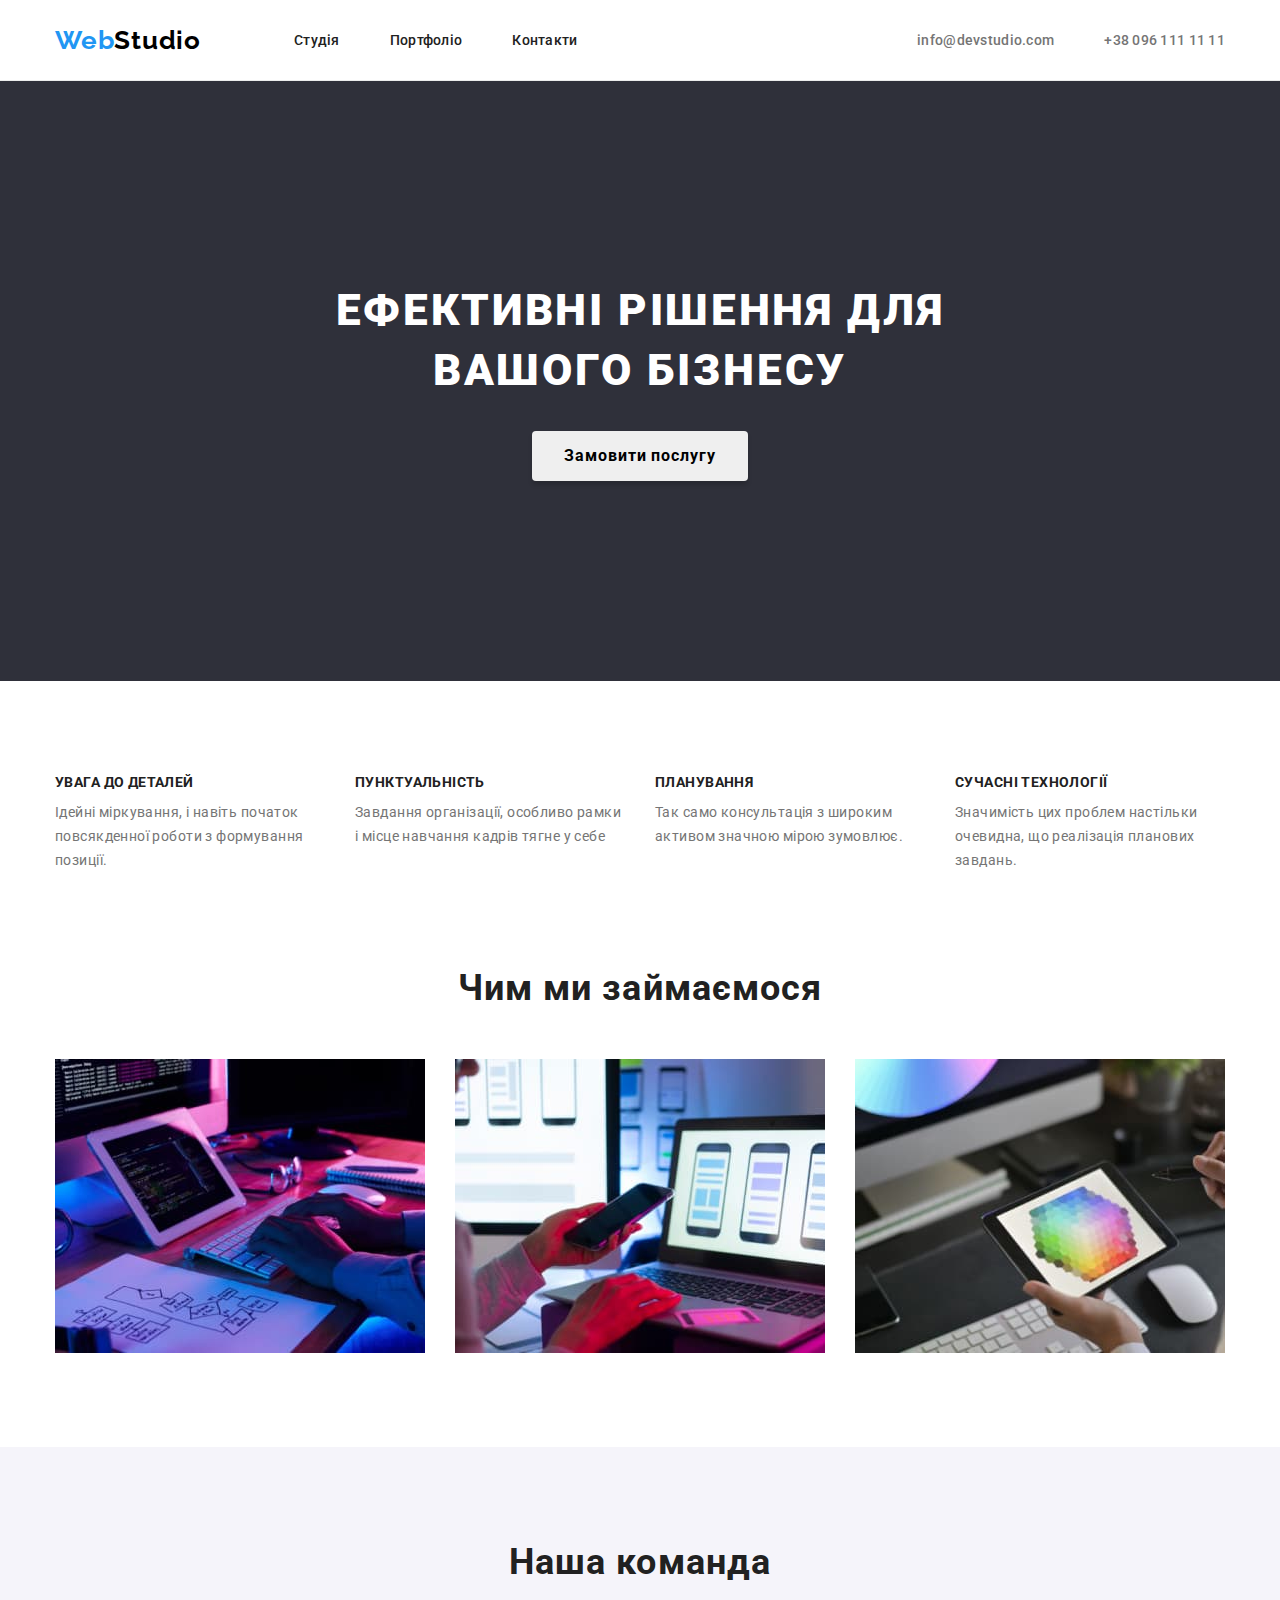
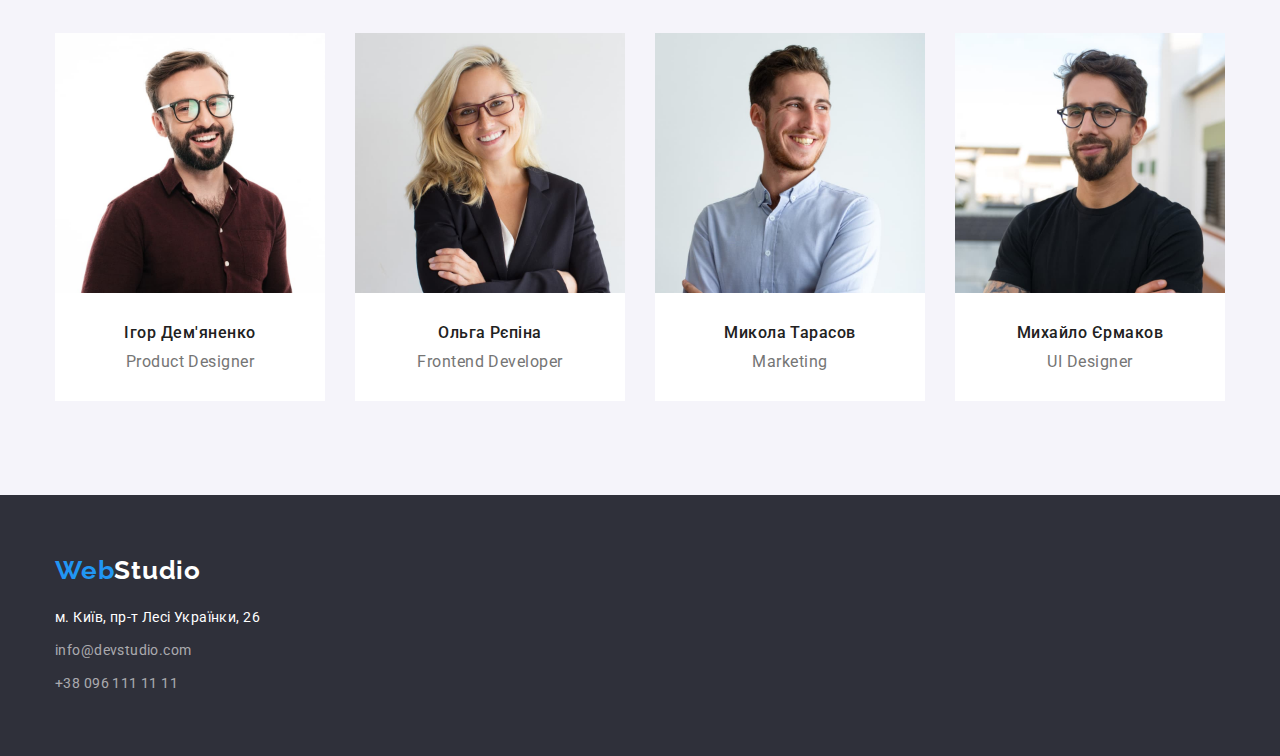
<file: index.html>
<!DOCTYPE html>
<html lang="uk">

<head>
  <meta charset="UTF-8">
  <meta http-equiv="X-UA-Compatible" content="IE=edge">
  <meta name="viewport" content="width=device-width, initial-scale=1.0">
  <title>WebStudio</title>
  <link rel="preconnect" href="https://fonts.googleapis.com">
  <link rel="preconnect" href="https://fonts.gstatic.com" crossorigin>
  <link href="https://fonts.googleapis.com/css2?family=Raleway:wght@700&family=Roboto:wght@400;500;700;900&display=swap"
    rel="stylesheet">
  <link rel="stylesheet"
    href="https://cdnjs.cloudflare.com/ajax/libs/modern-normalize/1.1.0/modern-normalize.min.css" />
  <link rel="stylesheet" href="./css/styles.css">
</head>

<body>
  <!--Create Main page-->
  <header>
    <div class="container main-nav">
      <nav class="main-nav">
        <!--Logo-->
        <a lang="en" class="logo" href="./index.html"> <span class="accent">Web</span>Studio</a>
        <!--Site navigation-->
        <ul class="site-nav list">
          <li class="item"><a class="link" href="./index.html">Студія</a></li>
          <li class="item"><a class="link" href="./portfolio.html">Портфоліо</a></li>
          <li class="item"><a class="link" href="">Контакти</a></li>
        </ul>
      </nav>
      <!--Contacts-->
      <ul class="contact-nav list">
        <li>
          <a class="contact-mail" href="mailto:info@devstudio.com">info@devstudio.com</a>
        </li>
        <li>
          <a class="contact-tel" href="tel:+380961111111">+38 096 111 11 11</a>
        </li>
      </ul>
    </div>
  </header>
  <!--Main content-->
  <main>
    <!--Hero-->
    <section class="hero">
      <div class="container">
        <h1 class="hero-title">Ефективні рішення для вашого бізнесу</h1>
        <button type="button" class="hero-button">Замовити послугу</button>
      </div>
    </section>
    <!-- Peculiarities studio-->
    <section class="section-special">
      <div class="container">
        <h2 class="visually-hidden">Особливості</h2>
        <ul class="special-list list">
          <li class="special-item">
            <h3 class="special-title">УВАГА ДО ДЕТАЛЕЙ</h3>
            <p class="special-text">
              Ідейні міркування, і навіть початок повсякденної роботи з
              формування позиції.
            </p>
          </li>
          <li class="special-item">
            <h3 class="special-title">ПУНКТУАЛЬНІСТЬ</h3>
            <p class="special-text">
              Завдання організації, особливо рамки і місце навчання кадрів тягне
              у себе
            </p>
          </li>
          <li class="special-item">
            <h3 class="special-title">ПЛАНУВАННЯ</h3>
            <p class="special-text">
              Так само консультація з широким активом значною мірою зумовлює.
            </p>
          </li>
          <li class="special-item">
            <h3 class="special-title">СУЧАСНІ ТЕХНОЛОГІЇ</h3>
            <p class="special-text">
              Значимість цих проблем настільки очевидна, що реалізація планових
              завдань.
            </p>
          </li>
        </ul>
      </div>
    </section>
    <!--What we are doing-->
    <section class="section">
      <div class="container">
        <h2 class="title">Чим ми займаємося</h2>
        <ul class="img-list list">
          <li class="img-item">
            <img src="./images/box1.jpg" alt="Створення веб-сайтів" width="370">
          </li>
          <li class="img-item">
            <img src="./images/box2.jpg" alt="Створення мобільних додатків" width="370">
          </li>
          <li class="img-item">
            <img src="./images/box3.jpg" alt="Дизайн проєктів" width="370">
          </li>
        </ul>
      </div>
    </section>
    <!--Our team-->
    <section class="section team">
      <div class="container">
        <h2 class="title">Наша команда</h2>
        <ul class="person-set list">
          <li class="person-item">
            <img src="./images/img1.jpg" alt="Ігор Дем'яненко" width="270">
            <div class="person-card">
              <h3 class="person-name">Ігор Дем'яненко</h3>
              <p lang="en" class="person-job">Product Designer</p>
            </div>
          </li>

          <li class="person-item">
            <img src="./images/img2.jpg" alt="Ольга Рєпіна" width="270">
            <div class="person-card">
              <h3 class="person-name">Ольга Рєпіна</h3>
              <p lang="en" class="person-job">Frontend Developer</p>
            </div>
          </li>

          <li class="person-item">
            <img src="./images/img3.jpg" alt="Микола Тарасов" width="270">
            <div class="person-card">
              <h3 class="person-name">Микола Тарасов</h3>
              <p lang="en" class="person-job">Marketing</p>
            </div>
          </li>

          <li class="person-item">
            <img src="./images/img4.jpg" alt="Михайло Єрмаков" width="270">
            <div class="person-card">
              <h3 class="person-name">Михайло Єрмаков</h3>
              <p lang="en" class="person-job">UI Designer</p>
            </div>
          </li>
        </ul>
      </div>
    </section>
  </main>
  <footer>
    <div class="container">
      <a class="logo-end" href="./index.html"> <span class="accent">Web</span>Studio</a>
      <address>
        <ul class="location-list list">
          <li class="location-map">
            <a class="link" href="https://goo.gl/maps/ndP2mAbHt3f2917LA">м. Київ, пр-т Лесі Українки, 26</a>
          </li>
          <li class="location-mail">
            <a class="link" href="mailto:info@devstudio.com">info@devstudio.com</a>
          </li>
          <li class="location-tel">
            <a class="link" href="tel:+380961111111">+38 096 111 11 11</a>
          </li>
        </ul>
      </address>
    </div>
  </footer>
</body>

</html>
</file>
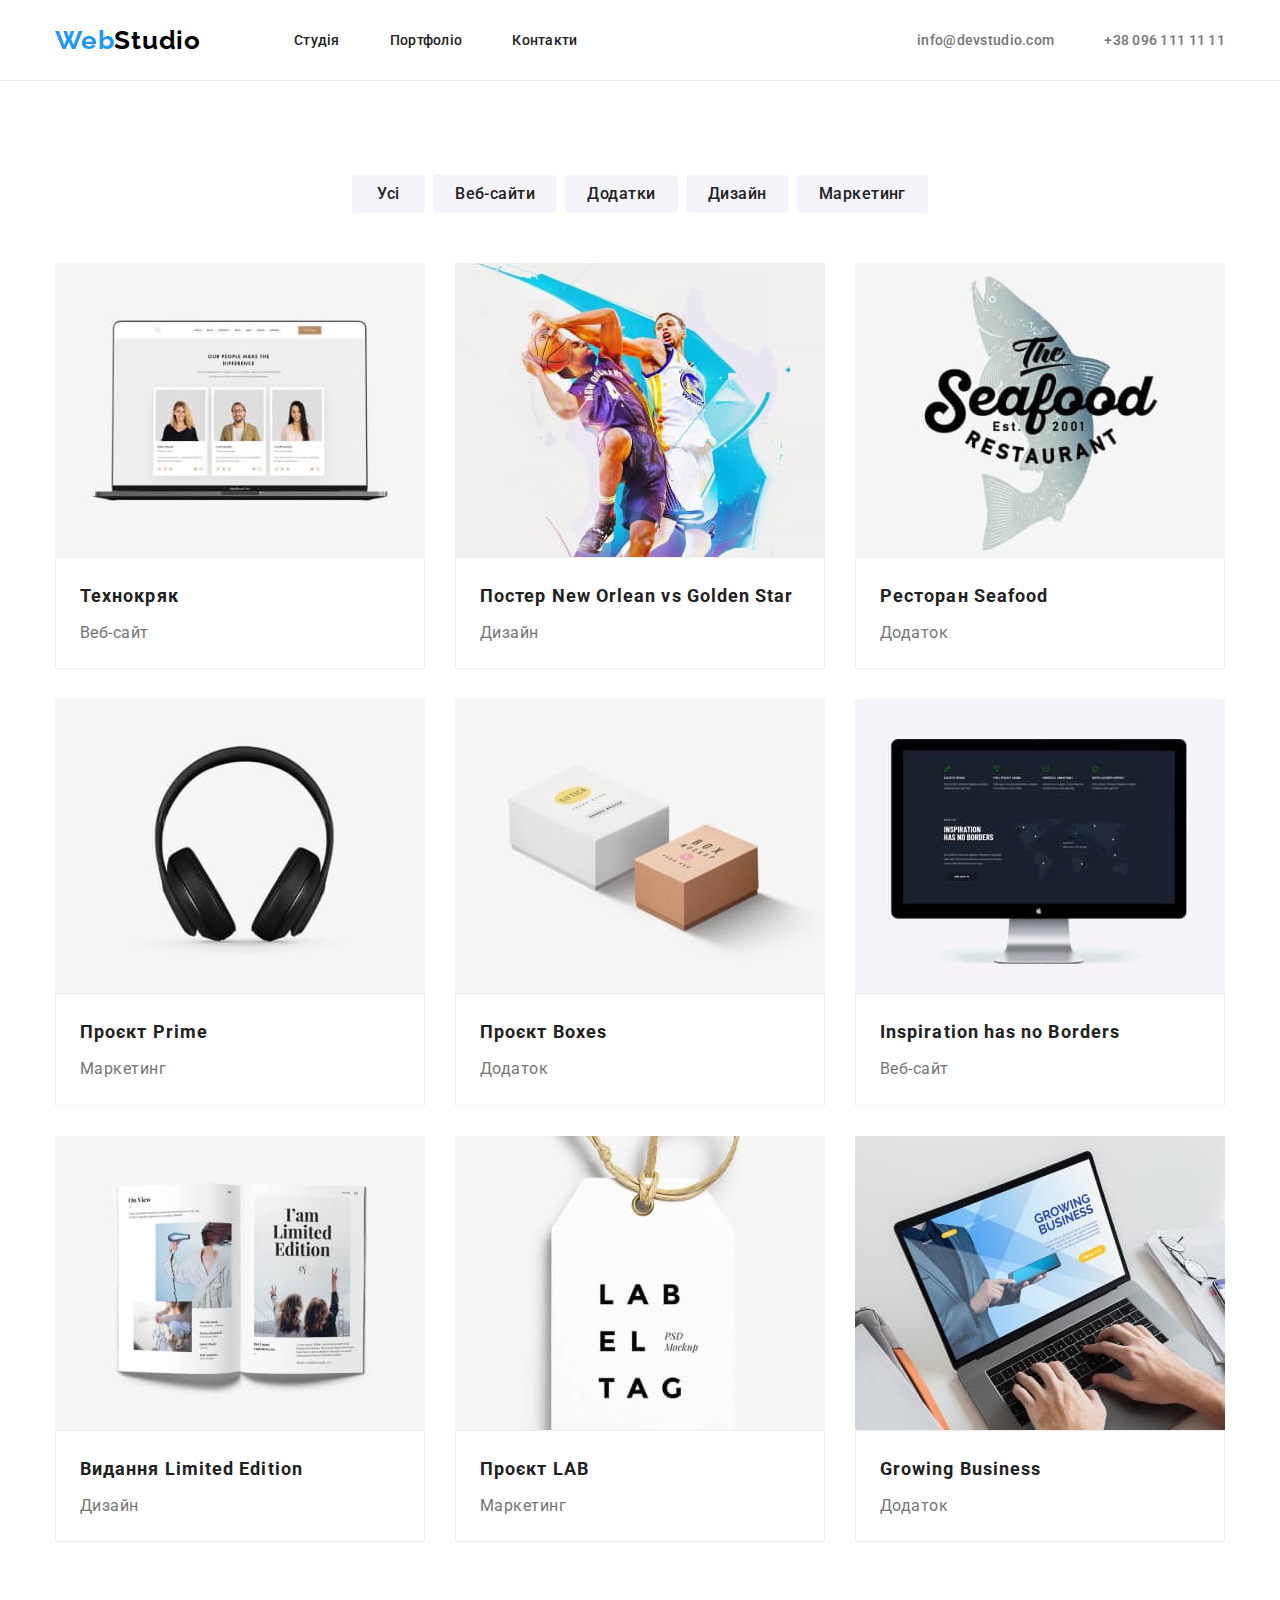
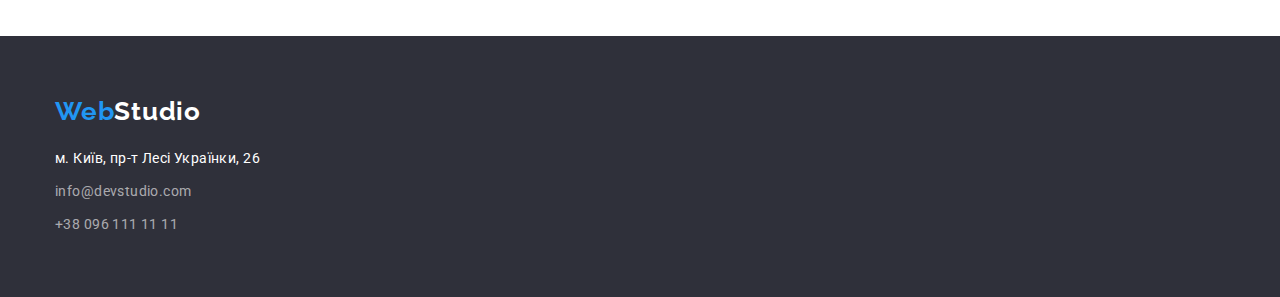
<file: portfolio.html>
<!DOCTYPE html>
<html lang="uk">

<head>
  <meta charset="UTF-8">
  <meta http-equiv="X-UA-Compatible" content="IE=edge">
  <meta name="viewport" content="width=device-width, initial-scale=1.0">
  <title>Portfolio</title>
  <link rel="preconnect" href="https://fonts.googleapis.com">
  <link rel="preconnect" href="https://fonts.gstatic.com" crossorigin>
  <link href="https://fonts.googleapis.com/css2?family=Raleway:wght@700&family=Roboto:wght@400;500;700;900&display=swap"
    rel="stylesheet">
  <link rel="stylesheet"
    href="https://cdnjs.cloudflare.com/ajax/libs/modern-normalize/1.1.0/modern-normalize.min.css" />
  <link rel="stylesheet" href="./css/styles.css">
</head>

<body>
  <!--Main content-->
  <header>
    <div class="container main-nav">
      <nav class="main-nav">
        <!--Logo-->
        <a class="logo" href="./index.html"> <span class="accent">Web</span>Studio</a>
        <!--Site navigation-->
        <ul class="site-nav list">
          <li class="item"><a class="link" href="./index.html">Студія</a></li>
          <li class="item"><a class="link" href="./portfolio.html">Портфоліо</a></li>
          <li class="item"><a class="link" href="">Контакти</a></li>
        </ul>
      </nav>
      <!--Contacts-->
      <ul class="contact-nav list">
        <li>
          <a class="contact-mail" href="mailto:info@devstudio.com">info@devstudio.com</a>
        </li>
        <li>
          <a class="contact-tel" href="tel:+380961111111">+38 096 111 11 11</a>
        </li>
      </ul>
    </div>
  </header>
  <main>
    <section class="section">
      <div class="container">
        <h1 class="visually-hidden">Наші роботи</h1>
        <!-- List of filters button -->
        <h2 class="visually-hidden">Фільтри для вибору</h2>
        <ul class="button-list list">
          <li class="button-item">
            <button type="button" class="button-filter">Усі</button>
          </li>
          <li class="button-item">
            <button type="button" class="button-filter">Веб-сайти</button>
          </li>
          <li class="button-item">
            <button type="button" class="button-filter">Додатки</button>
          </li>
          <li class="button-item">
            <button type="button" class="button-filter">Дизайн</button>
          </li>
          <li class="button-item">
            <button type="button" class="button-filter">Маркетинг</button>
          </li>
        </ul>

        <!-- list of our projects -->
        <ul class="projects-set list">
          <li class="project-item">
            <a class="link" href="">
              <img src="./images/tekhnokriak.jpg" alt="Веб-сайт Технокряк" width="370">
              <div class="border">
                <h3 class="link-name">Технокряк</h3>
                <p class="link-desc">Веб-сайт</p>
              </div>
            </a>
          </li>
          <li class="project-item">
            <a class="link" href="">
              <img src="./images/posterneworlean.jpg" alt="Постер New Orlean vs Golden Star" width="370">
              <div class="border">
                <h3 class="link-name">Постер New Orlean vs Golden Star</h3>
                <p class="link-desc">Дизайн</p>
              </div>
            </a>
          </li>
          <li class="project-item">
            <a class="link" href="">
              <img src="./images/restseafood.jpg" alt="Ресторан Seafood" width="370">
              <div class="border">
                <h3 class="link-name">Ресторан Seafood</h3>
                <p class="link-desc">Додаток</p>
              </div>
            </a>
          </li>
          <li class="project-item">
            <a class="link" href="">
              <img src="./images/projectprime.jpg" alt="Проєкт Prime" width="370">
              <div class="border">
                <h3 class="link-name">Проєкт Prime</h3>
                <p class="link-desc">Маркетинг</p>
              </div>
            </a>
          </li>
          <li class="project-item">
            <a class="link" href="">
              <img src="./images/projectboxes.jpg" alt="Проєкт Boxes" width="370">
              <div class="border">
                <h3 class="link-name">Проєкт Boxes</h3>
                <p class="link-desc">Додаток</p>
              </div>
            </a>
          </li>
          <li class="project-item">
            <a class="link" href="">
              <img src="./images/inspirationhasnoborders.jpg" alt="Inspiration has no Borders" width="370">
              <div class="border">
                <h3 class="link-name">Inspiration has no Borders</h3>
                <p class="link-desc">Веб-сайт</p>
              </div>
            </a>
          </li>
          <li class="project-item">
            <a class="link" href="">
              <img src="./images/limitededition.jpg" alt="Видання Limited Edition" width="370">
              <div class="border">
                <h3 class="link-name">Видання Limited Edition</h3>
                <p class="link-desc">Дизайн</p>
              </div>
            </a>
          </li>
          <li class="project-item">
            <a class="link" href="">
              <img src="./images/projectlab.jpg" alt="Проєкт LAB" width="370">
              <div class="border">
                <h3 class="link-name">Проєкт LAB</h3>
                <p class="link-desc">Маркетинг</p>
              </div>
            </a>
          </li>
          <li class="project-item">
            <a class="link" href="">
              <img src="./images/growingbusiness.jpg" alt="Growing Business" width="370">
              <div class="border">
                <h3 class="link-name">Growing Business</h3>
                <p class="link-desc">Додаток</p>
              </div>
            </a>
          </li>
        </ul>
      </div>
    </section>
  </main>
  <!-- Footer with address & contacts -->
  <footer>
    <div class="container">
      <a class="logo-end" href="./index.html"> <span class="accent">Web</span>Studio</a>
      <address>
        <ul class="location-list list">
          <li class="location-map">
            <a class="link" href="https://goo.gl/maps/ndP2mAbHt3f2917LA">м. Київ, пр-т Лесі Українки, 26</a>
          </li>
          <li class="location-mail">
            <a class="link" href="mailto:info@devstudio.com">info@devstudio.com</a>
          </li>
          <li class="location-tel">
            <a class="link" href="tel:+380961111111">+38 096 111 11 11</a>
          </li>
        </ul>
      </address>
    </div>
  </footer>
</body>

</html>
</file>
<file: css/styles.css>
:root {
  --brand-color: #757575;
  /* --brand-background: #f5f5f5; */
  --brand-accent: #2196f3;
  --projects-set-gap: 30px;
}
body {
  font-family: Roboto, sans-serif;
  background-color: var(--brand-background);
  color: var(--brand-color);
}
.container {
  width: 1200px;
  padding-left: 15px;
  padding-right: 15px;
  margin: 0 auto;
  /* outline: 2px solid tomato; */
}
.list {
  list-style: none;
  padding: 0;
  margin: 0;
}
header {
  border-bottom: 1px solid #ececec;
  background-color: #ffffff;
}
.main-nav {
  display: flex;
  align-items: center;
  height: 80px;
}
/* logo */
.logo {
  font-family: Raleway, sans-serif;
  color: #000000;
  text-decoration: none;
  font-weight: 700;
  font-size: 26px;
  line-height: 1.19;
  letter-spacing: 0.03em;
  margin-right: 93px;
}
.accent {
  color: var(--brand-accent);
}
/* Site navigation */
.site-nav {
  display: flex;
}
.site-nav .item {
  margin-right: 50px;
  /* outline: 2px solid tomato; */
}
.site-nav .item:last-child {
  margin-right: 0;
}
.site-nav .link {
  text-decoration: none;
  font-weight: 500;
  font-size: 14px;
  line-height: 1.14;
  letter-spacing: 0.02em;
  color: #212121;
}
.site-nav .link:hover,
.site-nav .link:focus {
  color: var(--brand-accent);
}
/* Contacts */
.contact-nav {
  display: flex;
  margin-left: auto;
}
.contact-mail {
  text-decoration: none;
  font-weight: 500;
  font-size: 14px;
  line-height: 1.14;
  letter-spacing: 0.02em;
  color: var(--brand-color);
  margin-right: 50px;
  /* outline: 2px solid tomato; */
}
.contact-mail:hover,
.contact-mail:focus {
  color: var(--brand-accent);
}
.contact-tel {
  text-decoration: none;
  font-weight: 500;
  font-size: 14px;
  line-height: 1.14;
  letter-spacing: 0.02em;
  color: var(--brand-color);
  /* outline: 2px solid tomato; */
}
.contact-tel:hover,
.contact-tel:focus {
  color: var(--brand-accent);
}
/*Hero studio */
h1,
h2,
h3,
h4,
h5,
h6,
p {
  margin-top: 0;
  margin-bottom: 0;
}
img {
  display: block;
  max-width: 100%;
  height: auto;
}
.hero {
  background-color: #2f303a;
  padding-top: 200px;
  padding-bottom: 200px;
  text-align: center;
}
.hero-title {
  font-weight: 900;
  font-size: 44px;
  line-height: 1.36;
  letter-spacing: 0.06em;
  text-transform: uppercase;
  color: #ffffff;
  width: 696px;
  margin-right: auto;
  margin-left: auto;
  margin-bottom: 30px;
}
.hero-button {
  font-family: Roboto, sans-serif;
  font-weight: 700;
  font-size: 16px;
  line-height: 1.88;
  letter-spacing: 0.06em;
  cursor: pointer;
  border: none;
  border-radius: 4px;
  padding: 10px 32px;
  min-width: 216px;
  box-shadow: 0px 4px 4px rgba(0, 0, 0, 0.15);
}
.hero-button:focus,
.hero-button:hover {
  color: #ffffff;
  background-color: var(--brand-accent);
}
.section {
  padding-top: 94px;
  padding-bottom: 94px;
}
/*Peculiarities studio */
.section-special {
  padding-top: 94px;
  padding-bottom: 0;
}
.visually-hidden {
  /* color: var(--brand-background); */
  position: absolute;
  width: 1px;
  height: 1px;
  margin: -1px;
  border: 0;
  padding: 0;
  white-space: nowrap;
  clip-path: inset(100%);
  clip: rect(0 0 0 0);
  overflow: hidden;
}
.special-list {
  display: flex;
}
.special-list .special-item {
  margin-right: 30px;
  width: 270px;
  /* outline: 2px solid tomato; */
}
.special-list .special-item:last-child {
  margin-right: 0;
}

.special-title {
  font-weight: 700;
  font-size: 14px;
  line-height: 1.14;
  letter-spacing: 0.03em;
  text-transform: uppercase;
  color: #212121;
  margin-bottom: 10px;
}

.special-text {
  font-size: 14px;
  line-height: 1.71;
  letter-spacing: 0.03em;
}
/* what we are doing studio */
.title {
  font-weight: 700;
  font-size: 36px;
  line-height: 1.17;
  text-align: center;
  letter-spacing: 0.03em;
  color: #212121;
  margin-bottom: 50px;
}
.img-list {
  display: flex;
}
.img-list > .img-item {
  margin-right: 30px;
  /* outline: 2px solid tomato; */
}
.img-list .img-item:last-child {
  margin-right: 0;
}

/* Our team studio */
.team {
  background-color: #f5f4fa;
}
.person-set {
  /* outline: 2px solid green; */
  display: flex;
  flex-wrap: wrap;
  column-gap: 30px;
  padding: 0;
  list-style: none;
}
.person-item {
  background-color: #ffffff;
}

.person-card {
  padding: 30px 0px;
}

.person-name {
  font-weight: 500;
  font-size: 16px;
  line-height: 1.19;
  text-align: center;
  letter-spacing: 0.03em;
  color: #212121;
  margin-bottom: 10px;
}
.person-job {
  font-size: 16px;
  line-height: 1.19;
  text-align: center;
  letter-spacing: 0.03em;
}
/* Portfolio */
/* List of filters button */
.button-list {
  list-style: none;
  display: flex;
  justify-content: center;
  margin-bottom: 50px;
}
.button-filter {
  font-family: Roboto, sans-serif;
  font-weight: 500;
  font-size: 16px;
  line-height: 1.63;
  text-align: center;
  letter-spacing: 0.03em;
  color: #212121;
  background-color: #f5f4fa;
  cursor: pointer;
  border: none;
  border-radius: 4px;
  padding: 6px 22px;
  min-width: 73px;
  /* outline: 2px solid tomato; */
}
.button-filter:hover,
.button-filter:focus {
  color: #ffffff;
  background-color: var(--brand-accent);
  filter: drop-shadow(0px 4px 4px rgba(0, 0, 0, 0.25));
}
.button-list .button-item:not(:last-child) {
  margin-right: 8px;
}
/*list of our projects */
.projects-set {
  display: flex;
  flex-wrap: wrap;
  margin-left: calc(-1 * var(--projects-set-gap));
  margin-top: calc(-1 * var(--projects-set-gap));
  /* outline: 2px solid tomato; */
}
.project-item {
  margin-left: var(--projects-set-gap);
  margin-top: var(--projects-set-gap);
  flex-basis: calc(100% / 3 - var(--projects-set-gap));
  /* outline: 2px solid green; */
}
.border {
  border: 1px solid rgba(238, 238, 238, 1);
  padding: 20px 24px;
  background-color: #ffffff;
}
.list .link {
  text-decoration: none;
}
.link-name {
  font-weight: 700;
  font-size: 18px;
  line-height: 2;
  letter-spacing: 0.06em;
  color: #212121;
  margin-bottom: 4px;
}
.link-desc {
  font-size: 16px;
  line-height: 1.9;
  letter-spacing: 0.03em;
  color: var(--brand-color);
}
/*Footer with address & contacts */
footer {
  background-color: #2f303a;
  padding-top: 60px;
  padding-bottom: 60px;
}
.logo-end {
  font-family: Raleway, sans-serif;
  color: #ffffff;
  text-decoration: none;
  font-weight: 700;
  font-size: 26px;
  line-height: 1.19;
  letter-spacing: 0.03em;
}
.location-list {
  margin-top: 20px;
  font-style: normal;
}
.location-map .link {
  font-style: normal;
  font-size: 14px;
  line-height: 1.71;
  letter-spacing: 0.03em;
  color: #ffffff;
}

.location-mail {
  margin-top: 9px;
}
.location-mail .link {
  text-decoration: none;
  font-style: normal;
  font-size: 14px;
  line-height: 1.71;
  letter-spacing: 0.03em;
  color: rgba(255, 255, 255, 0.6);
  margin-top: 9px;
}
.location-mail .link:hover,
.location-mail .link:focus {
  color: var(--brand-accent);
}
.location-tel {
  margin-top: 9px;
}

.location-tel .link {
  text-decoration: none;
  font-style: normal;
  font-size: 14px;
  line-height: 1.71;
  letter-spacing: 0.03em;
  color: rgba(255, 255, 255, 0.6);
}
.location-tel .link:hover,
.location-tel .link:focus {
  color: var(--brand-accent);
}
</file>
